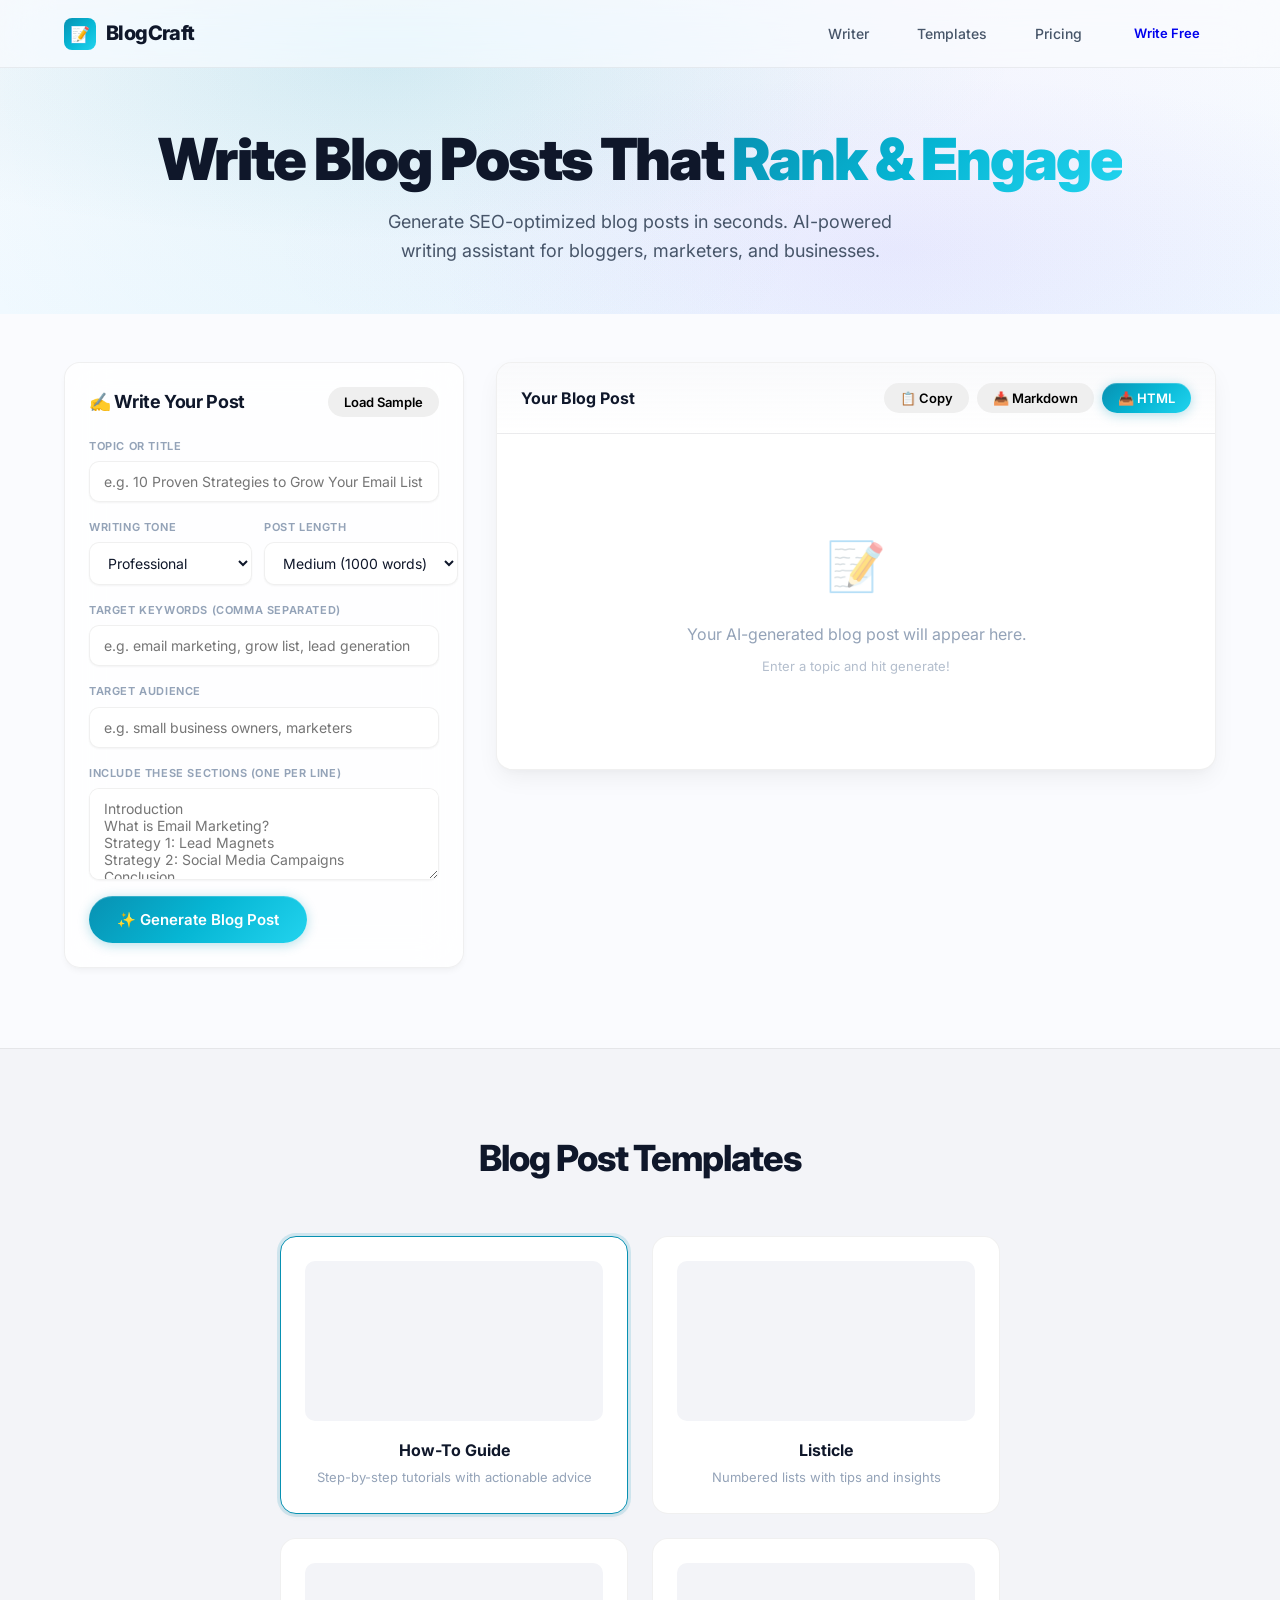
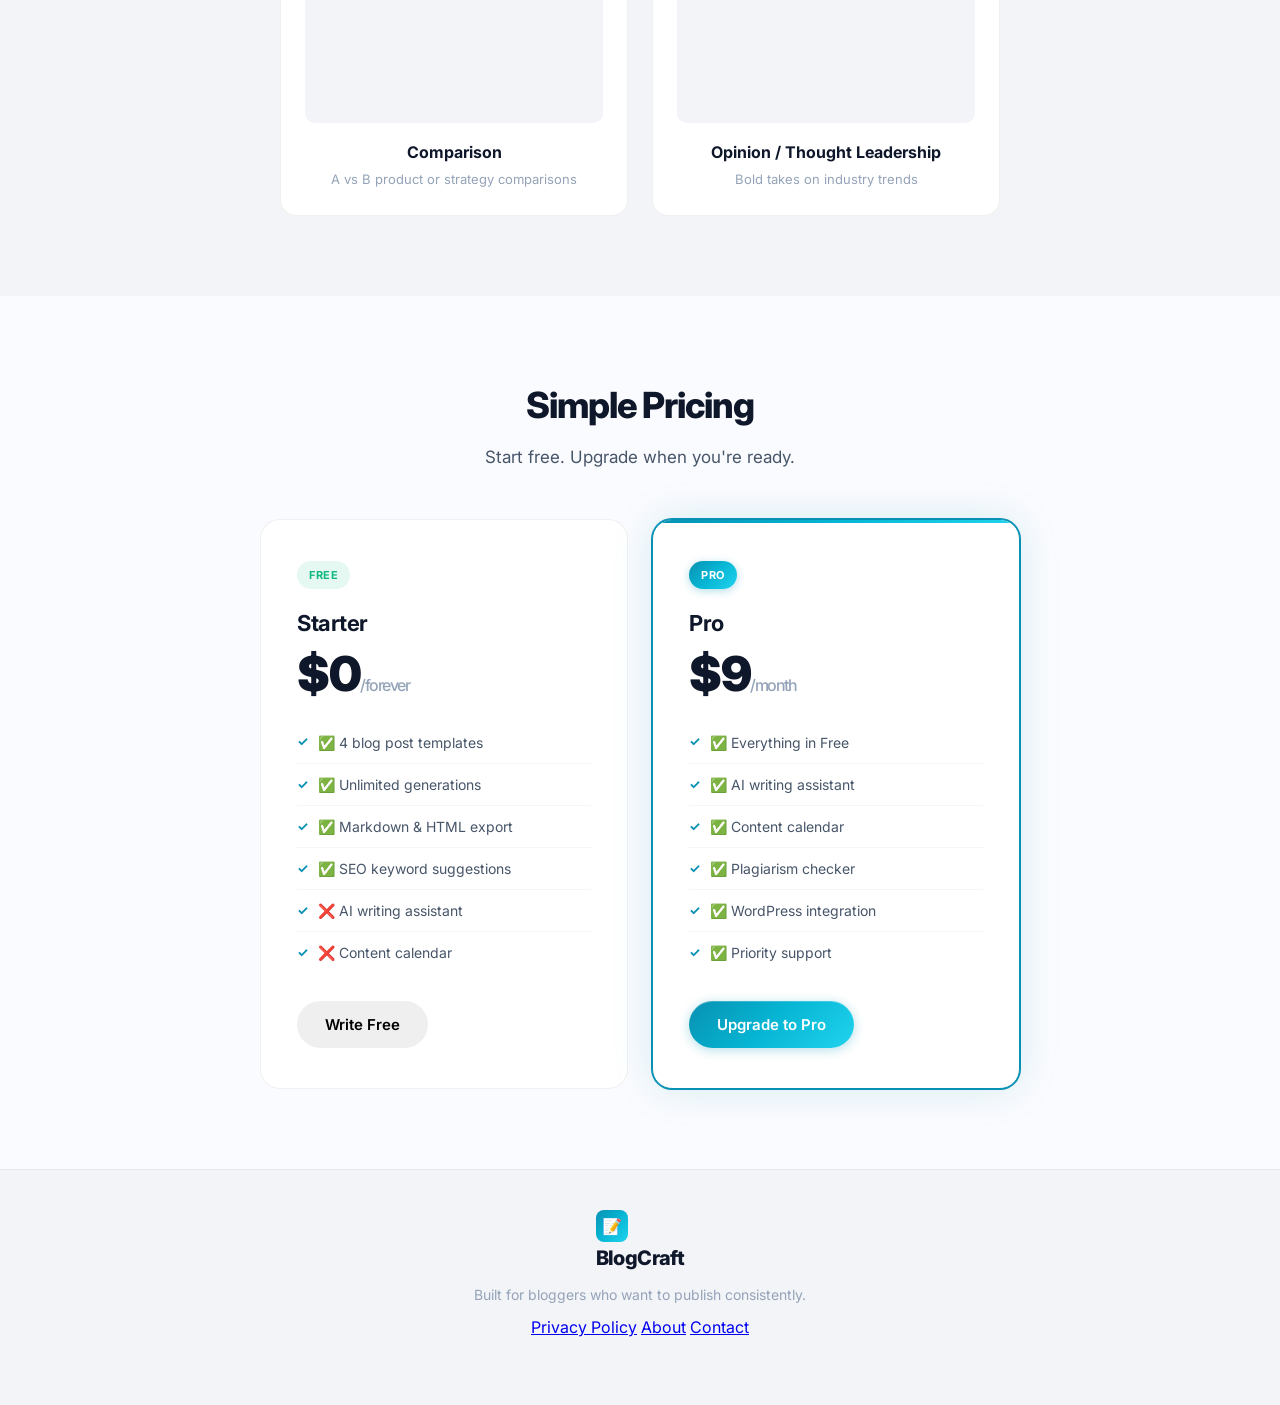
<file: index.html>
<!DOCTYPE html>
<html lang="en">
<head>
  <meta charset="UTF-8">
  <meta name="viewport" content="width=device-width, initial-scale=1.0">
  <title>BlogCraft — AI Blog Post Writer | Free Blog Post Generator</title>
  <meta name="description" content="Generate full blog posts in seconds with our free AI-powered writer. Multiple tones, SEO-optimized outlines. No signup required.">
  <link rel="stylesheet" href="/src/css/style.css">
  <link rel="preconnect" href="https://fonts.googleapis.com">
  <link href="https://fonts.googleapis.com/css2?family=Inter:wght@400;500;600;700;800&family=Merriweather:wght@400;700&display=swap" rel="stylesheet">
<script async src="https://pagead2.googlesyndication.com/pagead/js/adsbygoogle.js?client=pub-8410225250422623" crossorigin="anonymous"></script>
<meta name="google-adsense-account" content="ca-pub-8410225250422623">
</head>
<body>
  <nav class="navbar">
    <div class="container nav-inner">
      <a href="#" class="logo"><span class="logo-icon">📝</span> BlogCraft</a>
      <div class="nav-links">
        <a href="#writer" class="nav-link">Writer</a>
        <a href="#templates" class="nav-link">Templates</a>
        <a href="#pricing" class="nav-link">Pricing</a>
        <a href="#writer" class="btn btn-sm btn-outline">Write Free</a>
      </div>
    </div>
  </nav>

  <section class="hero">
    <div class="container hero-content">
      <h1>Write Blog Posts That <span class="gradient-text">Rank & Engage</span></h1>
      <p class="hero-subtitle">Generate SEO-optimized blog posts in seconds. AI-powered writing assistant for bloggers, marketers, and businesses.</p>
    </div>
  </section>

  <section id="writer" class="writer-section">
    <div class="container">
      <div class="writer-layout">
        <!-- Controls Panel -->
        <div class="controls-panel">
          <div class="panel-header">
            <h2>✍️ Write Your Post</h2>
            <button class="btn btn-sm btn-outline" onclick="loadSample()">Load Sample</button>
          </div>

          <div class="form-group">
            <label for="topic">Topic or Title</label>
            <input type="text" id="topic" placeholder="e.g. 10 Proven Strategies to Grow Your Email List in 2026">
          </div>

          <div class="form-row">
            <div class="form-group">
              <label for="tone">Writing Tone</label>
              <select id="tone">
                <option value="professional">Professional</option>
                <option value="casual">Casual & Friendly</option>
                <option value="authoritative">Authoritative</option>
                <option value="conversational">Conversational</option>
              </select>
            </div>
            <div class="form-group">
              <label for="length">Post Length</label>
              <select id="length">
                <option value="short">Short (500 words)</option>
                <option value="medium" selected>Medium (1000 words)</option>
                <option value="long">Long (1500+ words)</option>
              </select>
            </div>
          </div>

          <div class="form-group">
            <label for="keywords">Target Keywords (comma separated)</label>
            <input type="text" id="keywords" placeholder="e.g. email marketing, grow list, lead generation">
          </div>

          <div class="form-group">
            <label for="audience">Target Audience</label>
            <input type="text" id="audience" placeholder="e.g. small business owners, marketers">
          </div>

          <div class="form-group">
            <label for="includeSections">Include These Sections (one per line)</label>
            <textarea id="includeSections" rows="4" placeholder="Introduction&#10;What is Email Marketing?&#10;Strategy 1: Lead Magnets&#10;Strategy 2: Social Media Campaigns&#10;Conclusion"></textarea>
          </div>

          <button class="btn btn-primary btn-lg" onclick="generatePost()">✨ Generate Blog Post</button>
        </div>

        <!-- Output Panel -->
        <div class="output-panel">
          <div class="output-header">
            <h3>Your Blog Post</h3>
            <div class="output-actions">
              <button class="btn btn-sm btn-outline" onclick="copyPost()">📋 Copy</button>
              <button class="btn btn-sm btn-outline" onclick="downloadMD()">📥 Markdown</button>
              <button class="btn btn-sm btn-primary" onclick="downloadHTML()">📥 HTML</button>
            </div>
          </div>

          <div id="postOutput" class="post-output">
            <div class="empty-state" id="postEmpty">
              <div class="empty-icon">📝</div>
              <p>Your AI-generated blog post will appear here.</p>
              <p class="empty-hint">Enter a topic and hit generate!</p>
            </div>
          </div>

          <div id="postLoading" class="loading-state" style="display:none;">
            <div class="spinner"></div>
            <p>Writing your blog post...</p>
          </div>
        </div>
      </div>
    </div>
  </section>

  <!-- Templates Section -->
  <section id="templates" class="templates-section">
    <div class="container">
      <h2>Blog Post Templates</h2>
      <div class="templates-grid">
        <div class="template-card active" onclick="selectTemplate('howto')">
          <div class="template-preview howto-preview"></div>
          <h3>How-To Guide</h3>
          <p>Step-by-step tutorials with actionable advice</p>
        </div>
        <div class="template-card" onclick="selectTemplate('listicle')">
          <div class="template-preview listicle-preview"></div>
          <h3>Listicle</h3>
          <p>Numbered lists with tips and insights</p>
        </div>
        <div class="template-card" onclick="selectTemplate('comparison')">
          <div class="template-preview comparison-preview"></div>
          <h3>Comparison</h3>
          <p>A vs B product or strategy comparisons</p>
        </div>
        <div class="template-card" onclick="selectTemplate('opinion')">
          <div class="template-preview opinion-preview"></div>
          <h3>Opinion / Thought Leadership</h3>
          <p>Bold takes on industry trends</p>
        </div>
      </div>
    </div>
  </section>

  <!-- Pricing Section -->
  <section id="pricing" class="pricing-section">
    <div class="container">
      <h2>Simple Pricing</h2>
      <p class="pricing-subtitle">Start free. Upgrade when you're ready.</p>
      <div class="pricing-grid">
        <div class="pricing-card">
          <div class="pricing-badge free">Free</div>
          <h3>Starter</h3>
          <div class="price">$0<span>/forever</span></div>
          <ul class="feature-list">
            <li>✅ 4 blog post templates</li>
            <li>✅ Unlimited generations</li>
            <li>✅ Markdown & HTML export</li>
            <li>✅ SEO keyword suggestions</li>
            <li>❌ AI writing assistant</li>
            <li>❌ Content calendar</li>
          </ul>
          <button class="btn btn-outline btn-lg" onclick="document.getElementById('topic').focus()">Write Free</button>
        </div>
        <div class="pricing-card featured">
          <div class="pricing-badge pro">PRO</div>
          <h3>Pro</h3>
          <div class="price">$9<span>/month</span></div>
          <ul class="feature-list">
            <li>✅ Everything in Free</li>
            <li>✅ AI writing assistant</li>
            <li>✅ Content calendar</li>
            <li>✅ Plagiarism checker</li>
            <li>✅ WordPress integration</li>
            <li>✅ Priority support</li>
          </ul>
          <button class="btn btn-primary btn-lg">Upgrade to Pro</button>
        </div>
      </div>
    </div>
  </section>

  <footer class="footer">
    <div class="container footer-inner">
      <div class="footer-brand"><span class="logo-icon">📝</span> BlogCraft</div>
      <p>Built for bloggers who want to publish consistently.</p>
      <nav class="footer-nav">
      <a href="/privacy.html">Privacy Policy</a>
      <a href="/about.html">About</a>
      <a href="/contact.html">Contact</a>
    </nav>
    <p class="footer-note"&copy; 2026 BlogCraft. All rights reserved.</p>
    </div>
  </footer>

  <script src="/src/js/app.js"></script>
</body>
</html>
</file>
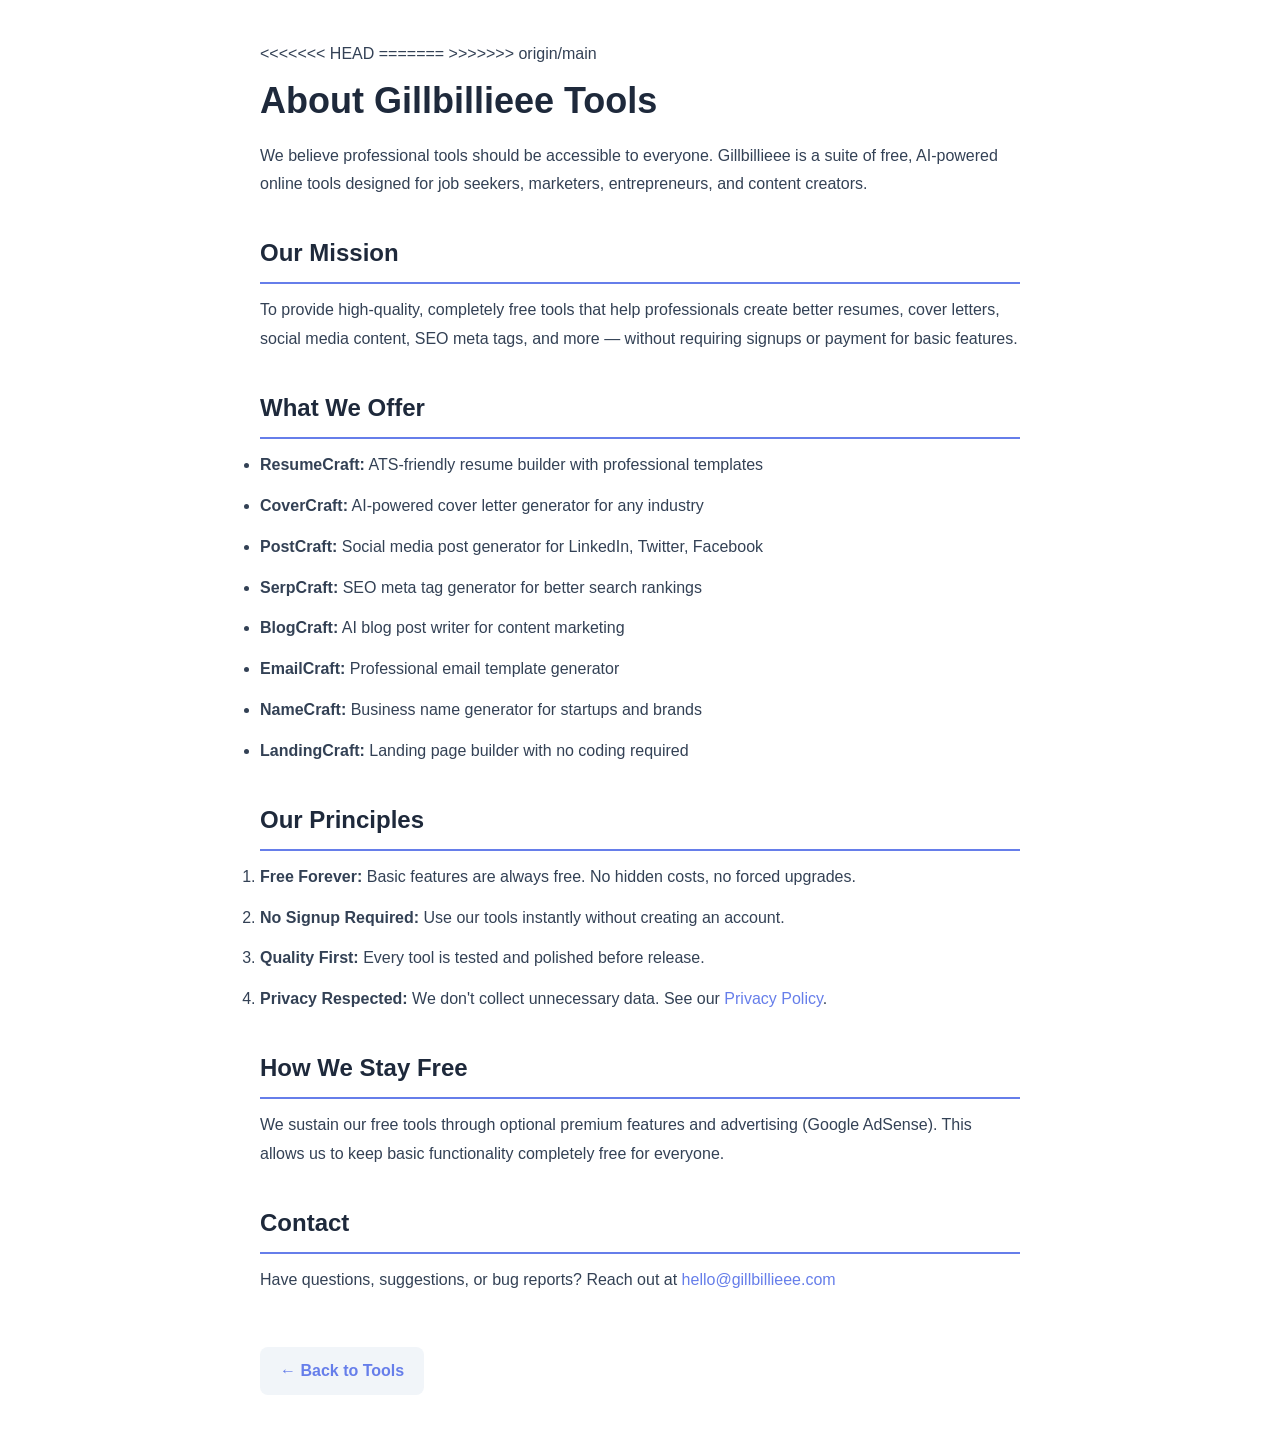
<file: about.html>
<!DOCTYPE html>
<html lang="en">
<head>
  <meta charset="UTF-8">
  <meta name="viewport" content="width=device-width, initial-scale=1.0">
  <title>About — Gillbillieee Tools</title>
  <style>
    * { margin: 0; padding: 0; box-sizing: border-box; }
    body { font-family: -apple-system, BlinkMacSystemFont, 'Segoe UI', Roboto, sans-serif; line-height: 1.8; color: #334155; max-width: 800px; margin: 0 auto; padding: 40px 20px; }
    h1 { font-size: 36px; margin-bottom: 8px; color: #1e293b; }
    h2 { font-size: 24px; margin-top: 32px; margin-bottom: 12px; color: #1e293b; border-bottom: 2px solid #667eea; padding-bottom: 8px; }
    p, li { margin-bottom: 12px; }
    a { color: #667eea; text-decoration: none; }
    .back { display: inline-block; margin-top: 40px; padding: 10px 20px; background: #f1f5f9; border-radius: 8px; color: #667eea; font-weight: 600; }
  </style>
<<<<<<< HEAD
<meta name="google-adsense-account" content="ca-pub-8410225250422623">
<script async src="https://pagead2.googlesyndication.com/pagead/js/adsbygoogle.js?client=ca-pub-8410225250422623" crossorigin="anonymous"></script>
=======
>>>>>>> origin/main
</head>
<body>
  <h1>About Gillbillieee Tools</h1>
  
  <p>We believe professional tools should be accessible to everyone. Gillbillieee is a suite of free, AI-powered online tools designed for job seekers, marketers, entrepreneurs, and content creators.</p>
  
  <h2>Our Mission</h2>
  <p>To provide high-quality, completely free tools that help professionals create better resumes, cover letters, social media content, SEO meta tags, and more — without requiring signups or payment for basic features.</p>
  
  <h2>What We Offer</h2>
  <ul>
    <li><strong>ResumeCraft:</strong> ATS-friendly resume builder with professional templates</li>
    <li><strong>CoverCraft:</strong> AI-powered cover letter generator for any industry</li>
    <li><strong>PostCraft:</strong> Social media post generator for LinkedIn, Twitter, Facebook</li>
    <li><strong>SerpCraft:</strong> SEO meta tag generator for better search rankings</li>
    <li><strong>BlogCraft:</strong> AI blog post writer for content marketing</li>
    <li><strong>EmailCraft:</strong> Professional email template generator</li>
    <li><strong>NameCraft:</strong> Business name generator for startups and brands</li>
    <li><strong>LandingCraft:</strong> Landing page builder with no coding required</li>
  </ul>
  
  <h2>Our Principles</h2>
  <ol>
    <li><strong>Free Forever:</strong> Basic features are always free. No hidden costs, no forced upgrades.</li>
    <li><strong>No Signup Required:</strong> Use our tools instantly without creating an account.</li>
    <li><strong>Quality First:</strong> Every tool is tested and polished before release.</li>
    <li><strong>Privacy Respected:</strong> We don't collect unnecessary data. See our <a href="/privacy">Privacy Policy</a>.</li>
  </ol>
  
  <h2>How We Stay Free</h2>
  <p>We sustain our free tools through optional premium features and advertising (Google AdSense). This allows us to keep basic functionality completely free for everyone.</p>
  
  <h2>Contact</h2>
  <p>Have questions, suggestions, or bug reports? Reach out at <a href="mailto:hello@gillbillieee.com">hello@gillbillieee.com</a></p>
  
  <a href="/" class="back">← Back to Tools</a>
</body>
</html>
</file>
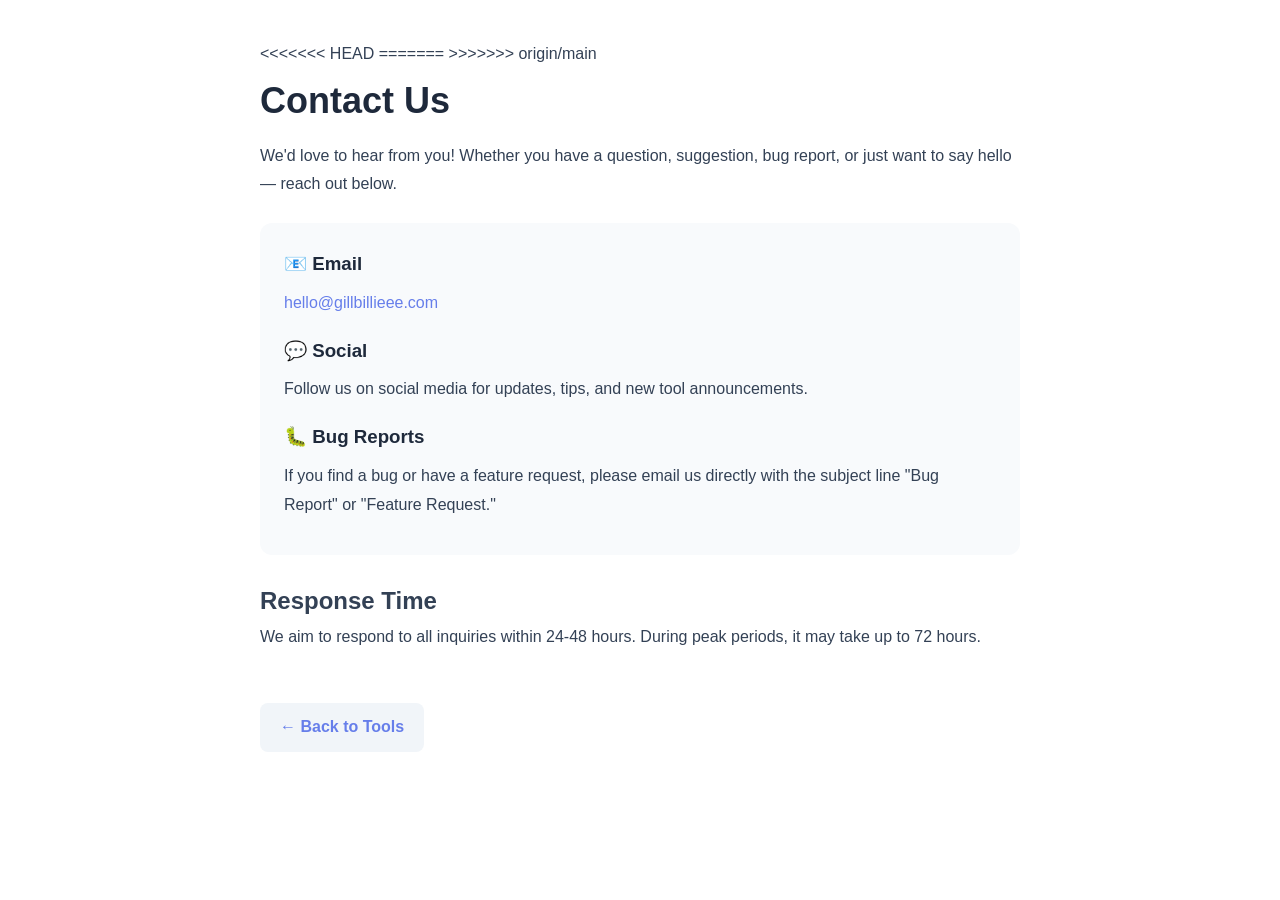
<file: contact.html>
<!DOCTYPE html>
<html lang="en">
<head>
  <meta charset="UTF-8">
  <meta name="viewport" content="width=device-width, initial-scale=1.0">
  <title>Contact — Gillbillieee Tools</title>
  <style>
    * { margin: 0; padding: 0; box-sizing: border-box; }
    body { font-family: -apple-system, BlinkMacSystemFont, 'Segoe UI', Roboto, sans-serif; line-height: 1.8; color: #334155; max-width: 800px; margin: 0 auto; padding: 40px 20px; }
    h1 { font-size: 36px; margin-bottom: 8px; color: #1e293b; }
    p, li { margin-bottom: 12px; }
    a { color: #667eea; text-decoration: none; }
    .back { display: inline-block; margin-top: 40px; padding: 10px 20px; background: #f1f5f9; border-radius: 8px; color: #667eea; font-weight: 600; }
    .contact-info { background: #f8fafc; padding: 24px; border-radius: 12px; margin: 24px 0; }
    .contact-info h3 { color: #1e293b; margin-bottom: 8px; }
  </style>
<<<<<<< HEAD
<meta name="google-adsense-account" content="ca-pub-8410225250422623">
<script async src="https://pagead2.googlesyndication.com/pagead/js/adsbygoogle.js?client=ca-pub-8410225250422623" crossorigin="anonymous"></script>
=======
>>>>>>> origin/main
</head>
<body>
  <h1>Contact Us</h1>
  
  <p>We'd love to hear from you! Whether you have a question, suggestion, bug report, or just want to say hello — reach out below.</p>
  
  <div class="contact-info">
    <h3>📧 Email</h3>
    <p><a href="mailto:hello@gillbillieee.com">hello@gillbillieee.com</a></p>
    
    <h3 style="margin-top: 16px;">💬 Social</h3>
    <p>Follow us on social media for updates, tips, and new tool announcements.</p>
    
    <h3 style="margin-top: 16px;">🐛 Bug Reports</h3>
    <p>If you find a bug or have a feature request, please email us directly with the subject line "Bug Report" or "Feature Request."</p>
  </div>
  
  <h2>Response Time</h2>
  <p>We aim to respond to all inquiries within 24-48 hours. During peak periods, it may take up to 72 hours.</p>
  
  <a href="/" class="back">← Back to Tools</a>
</body>
</html>
</file>
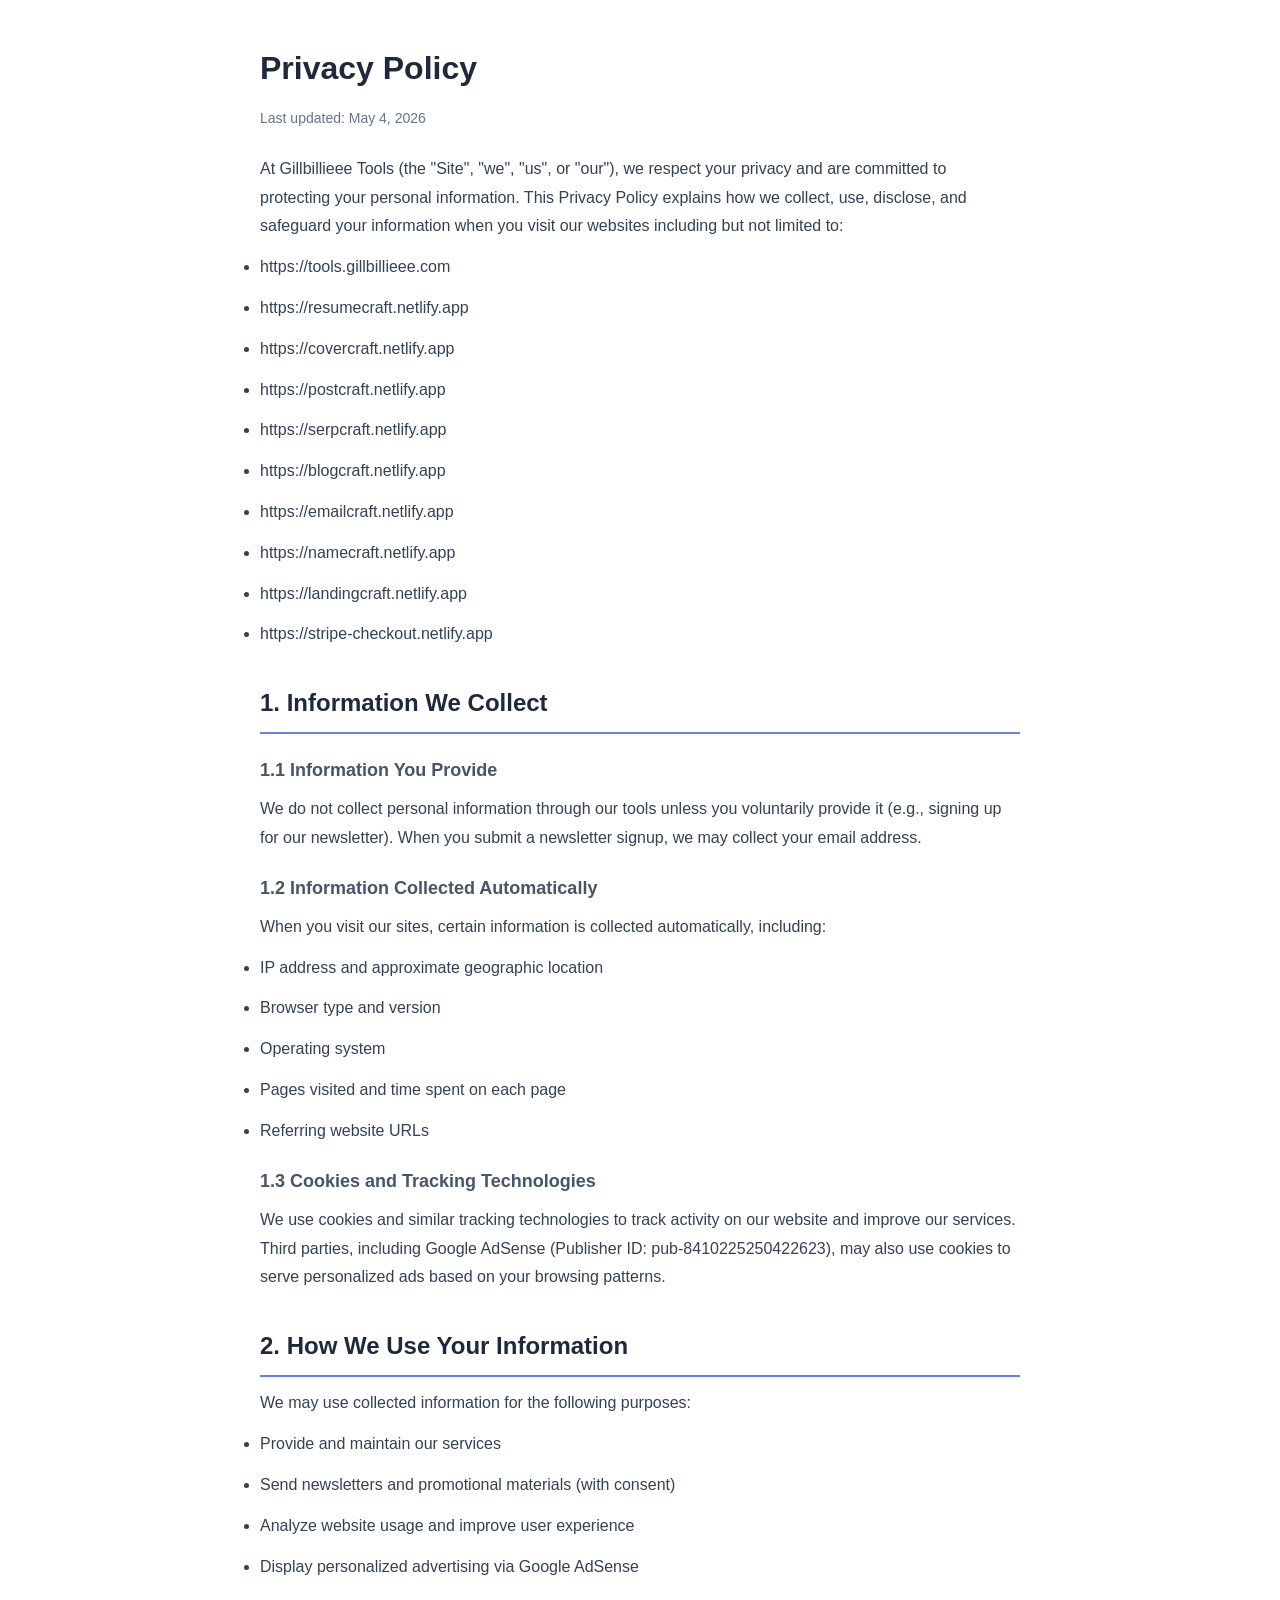
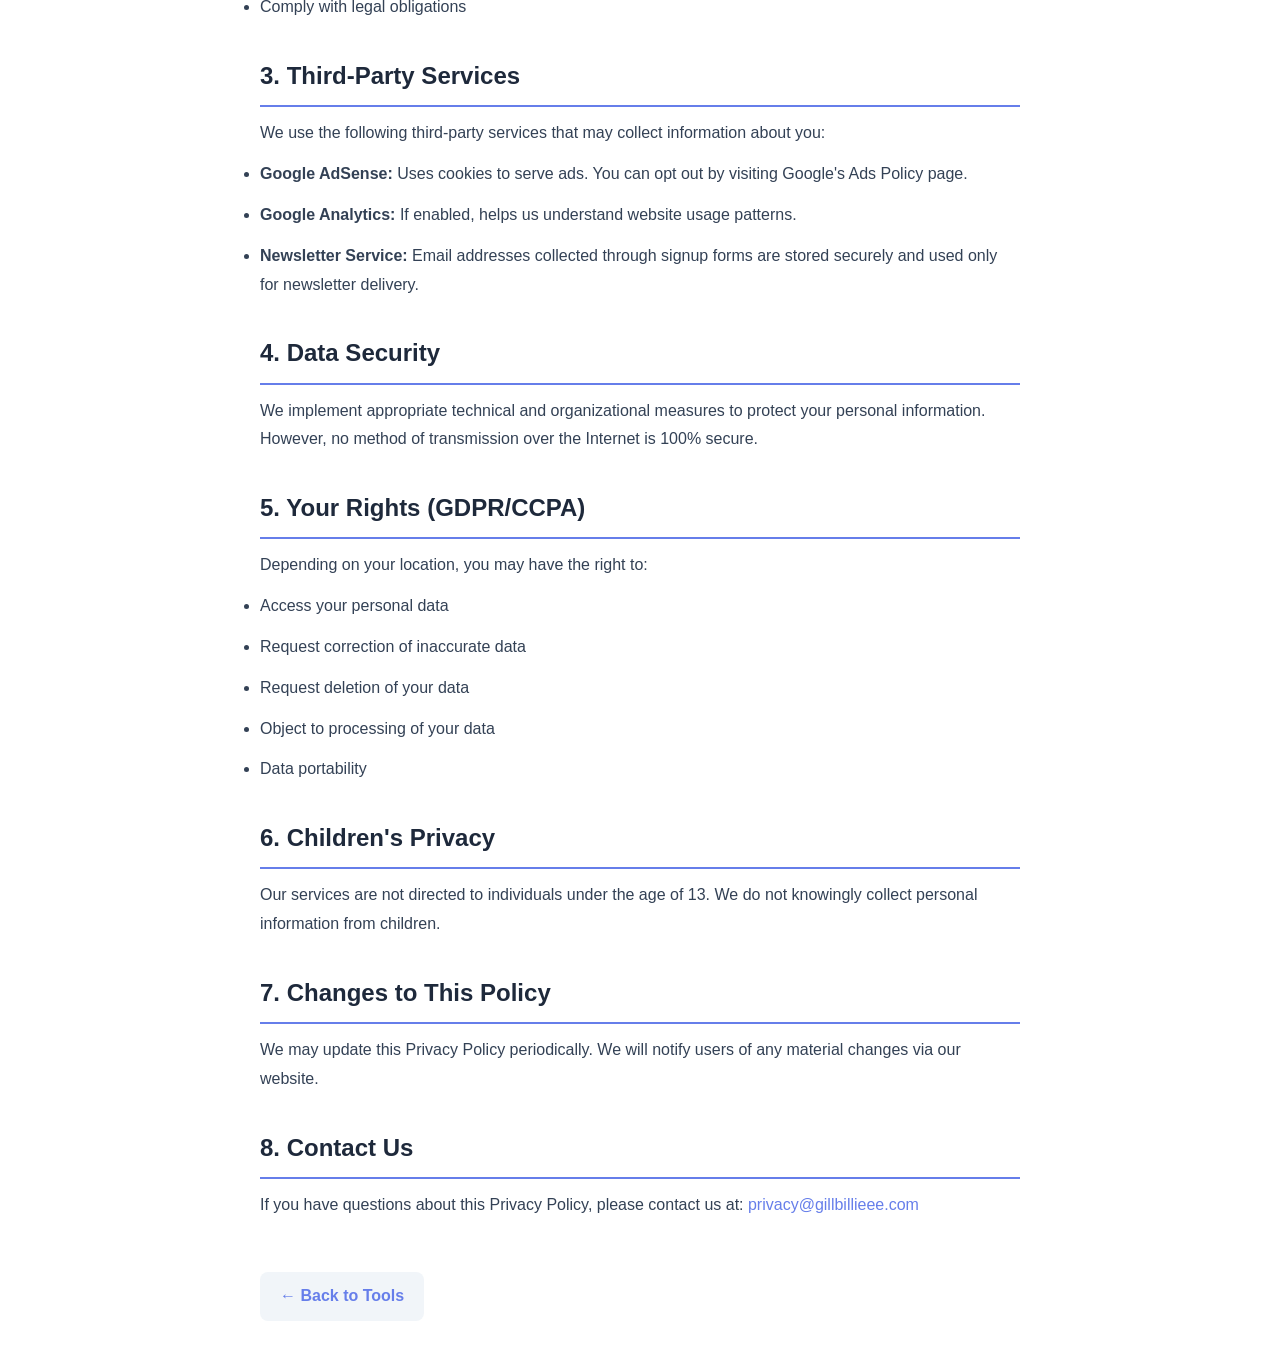
<file: privacy.html>
<!DOCTYPE html>
<html lang="en">
<head>
  <meta charset="UTF-8">
  <meta name="viewport" content="width=device-width, initial-scale=1.0">
  <title>Privacy Policy — Gillbillieee Tools</title>
  <style>
    * { margin: 0; padding: 0; box-sizing: border-box; }
    body { font-family: -apple-system, BlinkMacSystemFont, 'Segoe UI', Roboto, sans-serif; line-height: 1.8; color: #334155; max-width: 800px; margin: 0 auto; padding: 40px 20px; }
    h1 { font-size: 32px; margin-bottom: 8px; color: #1e293b; }
    h2 { font-size: 24px; margin-top: 32px; margin-bottom: 12px; color: #1e293b; border-bottom: 2px solid #667eea; padding-bottom: 8px; }
    h3 { font-size: 18px; margin-top: 20px; margin-bottom: 8px; color: #475569; }
    p, li { margin-bottom: 12px; }
    a { color: #667eea; text-decoration: none; }
    a:hover { text-decoration: underline; }
    .back { display: inline-block; margin-top: 40px; padding: 10px 20px; background: #f1f5f9; border-radius: 8px; color: #667eea; font-weight: 600; }
    .updated { color: #64748b; font-size: 14px; margin-bottom: 24px; }
  </style>
<meta name="google-adsense-account" content="ca-pub-8410225250422623">
<script async src="https://pagead2.googlesyndication.com/pagead/js/adsbygoogle.js?client=ca-pub-8410225250422623" crossorigin="anonymous"></script>
</head>
<body>
  <h1>Privacy Policy</h1>
  <p class="updated">Last updated: May 4, 2026</p>
  
  <p>At Gillbillieee Tools (the "Site", "we", "us", or "our"), we respect your privacy and are committed to protecting your personal information. This Privacy Policy explains how we collect, use, disclose, and safeguard your information when you visit our websites including but not limited to:</p>
  
  <ul>
    <li>https://tools.gillbillieee.com</li>
    <li>https://resumecraft.netlify.app</li>
    <li>https://covercraft.netlify.app</li>
    <li>https://postcraft.netlify.app</li>
    <li>https://serpcraft.netlify.app</li>
    <li>https://blogcraft.netlify.app</li>
    <li>https://emailcraft.netlify.app</li>
    <li>https://namecraft.netlify.app</li>
    <li>https://landingcraft.netlify.app</li>
    <li>https://stripe-checkout.netlify.app</li>
  </ul>
  
  <h2>1. Information We Collect</h2>
  <h3>1.1 Information You Provide</h3>
  <p>We do not collect personal information through our tools unless you voluntarily provide it (e.g., signing up for our newsletter). When you submit a newsletter signup, we may collect your email address.</p>
  
  <h3>1.2 Information Collected Automatically</h3>
  <p>When you visit our sites, certain information is collected automatically, including:</p>
  <ul>
    <li>IP address and approximate geographic location</li>
    <li>Browser type and version</li>
    <li>Operating system</li>
    <li>Pages visited and time spent on each page</li>
    <li>Referring website URLs</li>
  </ul>
  
  <h3>1.3 Cookies and Tracking Technologies</h3>
  <p>We use cookies and similar tracking technologies to track activity on our website and improve our services. Third parties, including Google AdSense (Publisher ID: pub-8410225250422623), may also use cookies to serve personalized ads based on your browsing patterns.</p>
  
  <h2>2. How We Use Your Information</h2>
  <p>We may use collected information for the following purposes:</p>
  <ul>
    <li>Provide and maintain our services</li>
    <li>Send newsletters and promotional materials (with consent)</li>
    <li>Analyze website usage and improve user experience</li>
    <li>Display personalized advertising via Google AdSense</li>
    <li>Comply with legal obligations</li>
  </ul>
  
  <h2>3. Third-Party Services</h2>
  <p>We use the following third-party services that may collect information about you:</p>
  <ul>
    <li><strong>Google AdSense:</strong> Uses cookies to serve ads. You can opt out by visiting Google's Ads Policy page.</li>
    <li><strong>Google Analytics:</strong> If enabled, helps us understand website usage patterns.</li>
    <li><strong>Newsletter Service:</strong> Email addresses collected through signup forms are stored securely and used only for newsletter delivery.</li>
  </ul>
  
  <h2>4. Data Security</h2>
  <p>We implement appropriate technical and organizational measures to protect your personal information. However, no method of transmission over the Internet is 100% secure.</p>
  
  <h2>5. Your Rights (GDPR/CCPA)</h2>
  <p>Depending on your location, you may have the right to:</p>
  <ul>
    <li>Access your personal data</li>
    <li>Request correction of inaccurate data</li>
    <li>Request deletion of your data</li>
    <li>Object to processing of your data</li>
    <li>Data portability</li>
  </ul>
  
  <h2>6. Children's Privacy</h2>
  <p>Our services are not directed to individuals under the age of 13. We do not knowingly collect personal information from children.</p>
  
  <h2>7. Changes to This Policy</h2>
  <p>We may update this Privacy Policy periodically. We will notify users of any material changes via our website.</p>
  
  <h2>8. Contact Us</h2>
  <p>If you have questions about this Privacy Policy, please contact us at: <a href="mailto:privacy@gillbillieee.com">privacy@gillbillieee.com</a></p>
  
  <a href="/" class="back">← Back to Tools</a>
</body>
</html>
</file>
<file: src/css/style.css>
/* ===== BlogCraft — Modern 2026 Design System ===== */

@import url('https://fonts.googleapis.com/css2?family=Inter:wght@300;400;500;600;700;800;900&family=Merriweather:wght@400;700&display=swap');

*, *::before, *::after { box-sizing: border-box; margin: 0; padding: 0; }

:root {
  --bg: #fafbfe;
  --surface: rgba(255, 255, 255, 0.78);
  --surface-solid: #ffffff;
  --surface-2: #f3f4f8;
  --border: rgba(0, 0, 0, 0.06);
  --border-hover: rgba(0, 0, 0, 0.12);
  --text: #0f172a;
  --text-secondary: #475569;
  --text-dim: #94a3b8;

  --primary: #0891b2;
  --primary-hover: #0e7490;
  --primary-light: rgba(8, 145, 178, 0.08);
  --primary-glow: rgba(8, 145, 178, 0.3);
  --accent: #06b6d4;
  --accent-2: #8b5cf6;

  --gradient-primary: linear-gradient(135deg, #0891b2 0%, #06b6d4 50%, #22d3ee 100%);
  --gradient-hero: radial-gradient(ellipse at 30% 20%, rgba(8, 145, 178, 0.1) 0%, transparent 50%),
                   radial-gradient(ellipse at 70% 80%, rgba(139, 92, 246, 0.06) 0%, transparent 50%),
                   linear-gradient(180deg, #fafbfe 0%, #f0f9ff 100%);

  --shadow-sm: 0 1px 2px rgba(0, 0, 0, 0.03), 0 1px 3px rgba(0, 0, 0, 0.02);
  --shadow-md: 0 4px 6px -1px rgba(0, 0, 0, 0.04), 0 2px 4px -2px rgba(0, 0, 0, 0.03);
  --shadow-lg: 0 10px 25px -3px rgba(0, 0, 0, 0.06), 0 4px 10px -4px rgba(0, 0, 0, 0.03);
  --shadow-xl: 0 20px 50px -12px rgba(0, 0, 0, 0.1);
  --shadow-glow: 0 0 40px rgba(8, 145, 178, 0.15);

  --radius: 16px;
  --radius-sm: 10px;
  --radius-pill: 9999px;
}

html { scroll-behavior: smooth; }

body {
  font-family: 'Inter', -apple-system, BlinkMacSystemFont, sans-serif;
  background: var(--bg); color: var(--text); line-height: 1.65;
  overflow-x: hidden;
  -webkit-font-smoothing: antialiased;
}

.container { max-width: 1200px; margin: 0 auto; padding: 0 24px; }

/* ===== Buttons ===== */
.btn {
  display: inline-flex; align-items: center; gap: 8px;
  padding: 11px 22px; border: none; border-radius: var(--radius-pill);
  font-family: inherit; font-size: 14px; font-weight: 600;
  cursor: pointer; transition: all 0.25s cubic-bezier(0.4, 0, 0.2, 1);
  text-decoration: none; position: relative; overflow: hidden;
}
.btn-primary {
  background: var(--gradient-primary); color: #fff;
  box-shadow: 0 2px 12px rgba(8, 145, 178, 0.3), inset 0 1px 0 rgba(255,255,255,0.2);
}
.btn-primary:hover {
  transform: translateY(-2px);
  box-shadow: 0 6px 24px rgba(8, 145, 178, 0.35), inset 0 1px 0 rgba(255,255,255,0.2);
}
.btn-primary:active { transform: translateY(0); }

.btn-secondary {
  background: var(--surface-solid); color: var(--text);
  border: 1.5px solid var(--border); box-shadow: var(--shadow-sm);
}
.btn-secondary:hover {
  border-color: var(--primary); color: var(--primary);
  box-shadow: var(--shadow-md); transform: translateY(-1px);
}

.btn-sm { padding: 7px 16px; font-size: 13px; }
.btn-lg { padding: 14px 28px; font-size: 15px; }

/* ===== Navbar ===== */
.navbar {
  position: fixed; top: 0; left: 0; right: 0; z-index: 100;
  background: rgba(250, 251, 254, 0.7);
  backdrop-filter: blur(24px) saturate(180%);
  -webkit-backdrop-filter: blur(24px) saturate(180%);
  border-bottom: 1px solid var(--border); padding: 16px 0;
}
.nav-inner { display: flex; align-items: center; justify-content: space-between; }

.logo {
  font-size: 20px; font-weight: 800; color: var(--text);
  text-decoration: none; display: flex; align-items: center; gap: 10px;
  letter-spacing: -0.03em;
}
.logo-icon {
  width: 32px; height: 32px; border-radius: 8px;
  background: var(--gradient-primary);
  display: flex; align-items: center; justify-content: center;
  color: #fff; font-size: 16px;
}

.nav-links { display: flex; align-items: center; gap: 24px; }
.nav-link {
  color: var(--text-secondary); text-decoration: none;
  font-size: 14px; font-weight: 500; transition: all 0.2s;
  padding: 6px 12px; border-radius: var(--radius-sm);
}
.nav-link:hover { color: var(--text); background: var(--primary-light); }

/* ===== Hero ===== */
.hero {
  padding: calc(80px + 48px) 0 48px; text-align: center;
  background: var(--gradient-hero); position: relative; overflow: hidden;
}
.hero::before {
  content: ''; position: absolute; inset: 0; pointer-events: none;
  background: radial-gradient(circle at 30% 20%, rgba(8,145,178,0.06) 0%, transparent 50%),
              radial-gradient(circle at 70% 80%, rgba(139,92,246,0.05) 0%, transparent 50%);
}
.hero-content { position: relative; z-index: 1; }

.hero h1 {
  font-size: clamp(34px, 5vw, 58px); font-weight: 900; line-height: 1.08;
  margin-bottom: 16px; letter-spacing: -0.035em; color: var(--text);
}
.gradient-text {
  background: var(--gradient-primary);
  -webkit-background-clip: text; -webkit-text-fill-color: transparent; background-clip: text;
}
.hero-subtitle {
  font-size: clamp(16px, 2vw, 18px); color: var(--text-secondary);
  max-width: 520px; margin: 0 auto; line-height: 1.65;
}

/* ===== Writer Section ===== */
.writer-section { padding: 48px 0 80px; }
.writer-layout { display: grid; grid-template-columns: 400px 1fr; gap: 32px; align-items: start; }

.controls-panel {
  background: var(--surface); backdrop-filter: blur(20px);
  border: 1px solid var(--border); border-radius: var(--radius);
  padding: 24px; box-shadow: var(--shadow-md);
  position: sticky; top: 96px; max-height: calc(100vh - 112px); overflow-y: auto;
}
.panel-header { display: flex; justify-content: space-between; align-items: center; margin-bottom: 20px; }
.panel-header h2 { font-size: 18px; font-weight: 700; letter-spacing: -0.02em; }

.form-group { display: flex; flex-direction: column; gap: 6px; margin-bottom: 16px; }
.form-group label {
  font-size: 11px; font-weight: 650; color: var(--text-dim);
  text-transform: uppercase; letter-spacing: 0.6px;
}
textarea, input[type="text"], select {
  background: var(--surface-solid); border: 1.5px solid var(--border);
  border-radius: var(--radius-sm); padding: 11px 14px;
  color: var(--text); font-family: inherit; font-size: 14px;
  transition: all 0.2s ease; outline: none; resize: vertical; box-shadow: var(--shadow-sm);
}
textarea:focus, input[type="text"]:focus, select:focus {
  border-color: var(--primary);
  box-shadow: 0 0 0 3px rgba(8, 145, 178, 0.12), var(--shadow-sm);
}
.form-row { display: grid; grid-template-columns: 1fr 1fr; gap: 12px; }

/* Output Panel */
.output-panel {
  background: var(--surface-solid); border: 1px solid var(--border);
  border-radius: var(--radius); overflow: hidden; box-shadow: var(--shadow-lg);
  display: flex; flex-direction: column; max-height: calc(100vh - 112px);
}
.output-header {
  padding: 20px 24px; border-bottom: 1px solid var(--border);
  display: flex; justify-content: space-between; align-items: center;
  background: linear-gradient(180deg, rgba(243,244,248,0.5), transparent);
}
.output-header h3 { font-size: 16px; font-weight: 700; }
.output-actions { display: flex; gap: 8px; }

.post-output { padding: 32px; overflow-y: auto; flex: 1; }

/* Blog Post Styles */
.blog-post {
  font-family: 'Merriweather', Georgia, serif; line-height: 1.8; color: #1e293b;
}
.blog-post h1 {
  font-family: 'Inter', sans-serif; font-size: 30px; font-weight: 800;
  margin-bottom: 8px; color: var(--text); line-height: 1.2; letter-spacing: -0.02em;
}
.blog-post .post-meta {
  font-family: 'Inter', sans-serif; font-size: 14px; color: var(--text-dim);
  margin-bottom: 24px; padding-bottom: 16px; border-bottom: 1px solid var(--border);
}
.blog-post h2 { font-size: 24px; font-weight: 700; margin: 32px 0 16px; color: #0f172a; }
.blog-post h3 { font-size: 18px; font-weight: 600; margin: 24px 0 12px; color: #1e293b; }
.blog-post p { margin-bottom: 16px; font-size: 15px; }
.blog-post ul, .blog-post ol { margin: 16px 0; padding-left: 24px; }
.blog-post li { margin-bottom: 8px; font-size: 15px; }
.blog-post blockquote {
  border-left: 3px solid var(--primary); padding: 16px 20px; margin: 20px 0;
  background: rgba(8, 145, 178, 0.04); border-radius: 0 var(--radius-sm) var(--radius-sm) 0;
  font-style: italic; color: var(--text-secondary);
}
.blog-post code {
  background: var(--surface-2); padding: 2px 6px; border-radius: 4px;
  font-size: 13px; font-family: 'JetBrains Mono', monospace;
}
.blog-post pre {
  background: #0f172a; color: #e2e8f0; padding: 20px; border-radius: var(--radius-sm);
  overflow-x: auto; margin: 16px 0; font-size: 13px; line-height: 1.6;
}
.blog-post pre code { background: none; color: inherit; padding: 0; }

.empty-state { text-align: center; padding: 60px 20px; color: var(--text-dim); }
.empty-icon { font-size: 48px; margin-bottom: 16px; opacity: 0.5; }
.empty-hint { font-size: 13px; opacity: 0.7; margin-top: 8px; }

.loading-state { text-align: center; padding: 60px 20px; color: var(--text-dim); }
.spinner {
  width: 40px; height: 40px; border: 3px solid var(--border);
  border-top-color: var(--primary); border-radius: 50%;
  animation: spin 0.8s linear infinite; margin: 0 auto 16px;
}
@keyframes spin { to { transform: rotate(360deg); } }

/* ===== Templates Section ===== */
.templates-section { padding: 80px 0; background: var(--surface-2); border-top: 1px solid var(--border); }
.templates-section h2 { text-align: center; font-size: clamp(28px, 4vw, 36px); font-weight: 800; margin-bottom: 48px; letter-spacing: -0.03em; }

.templates-grid { display: grid; grid-template-columns: repeat(2, 1fr); gap: 24px; max-width: 720px; margin: 0 auto; }
.template-card {
  background: var(--surface-solid); border: 1.5px solid var(--border);
  border-radius: var(--radius); padding: 24px; text-align: center;
  cursor: pointer; transition: all 0.3s cubic-bezier(0.4, 0, 0.2, 1);
  position: relative; overflow: hidden;
}
.template-card::before {
  content: ''; position: absolute; inset: 0;
  background: var(--gradient-primary); opacity: 0; transition: opacity 0.3s; border-radius: inherit;
}
.template-card:hover { transform: translateY(-4px); box-shadow: var(--shadow-xl); border-color: transparent; }
.template-card:hover::before { opacity: 0.04; }
.template-card.active { border-color: var(--primary); box-shadow: 0 0 0 3px rgba(8, 145, 178, 0.15), var(--shadow-md); }

.template-preview {
  height: 160px; background: var(--surface-2); border-radius: var(--radius-sm);
  margin-bottom: 16px; display: flex; align-items: center; justify-content: center;
  font-size: 40px; position: relative; overflow: hidden;
}
.template-card h3 { font-size: 16px; font-weight: 700; margin-bottom: 4px; }
.template-card p { font-size: 13px; color: var(--text-dim); }

/* ===== Pricing ===== */
.pricing-section { padding: 80px 0; text-align: center; }
.pricing-section h2 { font-size: clamp(28px, 4vw, 36px); font-weight: 800; margin-bottom: 8px; letter-spacing: -0.03em; }
.pricing-subtitle { color: var(--text-secondary); margin-bottom: 48px; font-size: 17px; }

.pricing-grid { display: grid; grid-template-columns: repeat(2, 1fr); gap: 24px; max-width: 760px; margin: 0 auto; }
.pricing-card {
  background: var(--surface-solid); border: 1.5px solid var(--border);
  border-radius: 20px; padding: 40px 36px; text-align: left;
  transition: all 0.3s cubic-bezier(0.4, 0, 0.2, 1); position: relative; overflow: hidden;
}
.pricing-card::before {
  content: ''; position: absolute; top: 0; left: 0; right: 0; height: 3px;
  background: var(--gradient-primary); opacity: 0; transition: opacity 0.3s;
}
.pricing-card:hover { transform: translateY(-4px); box-shadow: var(--shadow-xl); border-color: transparent; }
.pricing-card:hover::before { opacity: 1; }

.pricing-card.featured {
  border-color: var(--primary);
  box-shadow: 0 0 0 1px var(--primary), var(--shadow-glow);
}
.pricing-card.featured::before { opacity: 1; }

.pricing-badge {
  display: inline-flex; align-items: center; gap: 4px;
  font-size: 11px; font-weight: 700; text-transform: uppercase; letter-spacing: 0.6px;
  padding: 5px 12px; border-radius: var(--radius-pill); margin-bottom: 16px;
}
.pricing-badge.free { background: rgba(16, 185, 129, 0.1); color: #10b981; }
.pricing-badge.pro {
  background: var(--gradient-primary); color: #fff;
  box-shadow: 0 2px 8px rgba(8, 145, 178, 0.3);
}

.pricing-card h3 { font-size: 22px; font-weight: 700; margin-bottom: 8px; letter-spacing: -0.02em; }
.price { font-size: 48px; font-weight: 900; margin-bottom: 24px; color: var(--text); letter-spacing: -0.03em; line-height: 1; }
.price span { font-size: 16px; color: var(--text-dim); font-weight: 500; }

.feature-list { list-style: none; padding: 0; margin-bottom: 28px; }
.feature-list li {
  padding: 9px 0; font-size: 14px; color: var(--text-secondary);
  border-bottom: 1px solid rgba(0, 0, 0, 0.04);
  display: flex; align-items: center; gap: 10px;
}
.feature-list li::before { content: '✓'; color: var(--primary); font-weight: 700; font-size: 13px; }
.feature-list li:last-child { border-bottom: none; }

/* ===== Footer ===== */
.footer { padding: 40px 0; border-top: 1px solid var(--border); background: var(--surface-2); }
.footer-inner { display: flex; flex-direction: column; align-items: center; gap: 8px; }
.footer-brand { font-size: 20px; font-weight: 800; letter-spacing: -0.03em; }
.footer p { color: var(--text-dim); font-size: 14px; }
.footer-note { font-size: 12px !important; opacity: 0.5; margin-top: 16px !important; }

/* ===== Responsive ===== */
@media (max-width: 900px) {
  .writer-layout { grid-template-columns: 1fr; }
  .controls-panel { position: static; max-height: none; }
  .templates-grid { grid-template-columns: 1fr; }
  .pricing-grid { grid-template-columns: 1fr; }
}

@media (max-width: 600px) {
  .nav-links { gap: 8px; }
  .hero h1 { font-size: clamp(28px, 8vw, 40px); }
}

/* ===== Scrollbar & Selection ===== */
::-webkit-scrollbar { width: 6px; height: 6px; }
::-webkit-scrollbar-track { background: transparent; }
::-webkit-scrollbar-thumb { background: var(--border-hover); border-radius: 3px; }
::selection { background: rgba(8, 145, 178, 0.15); color: var(--primary); }
</file>
